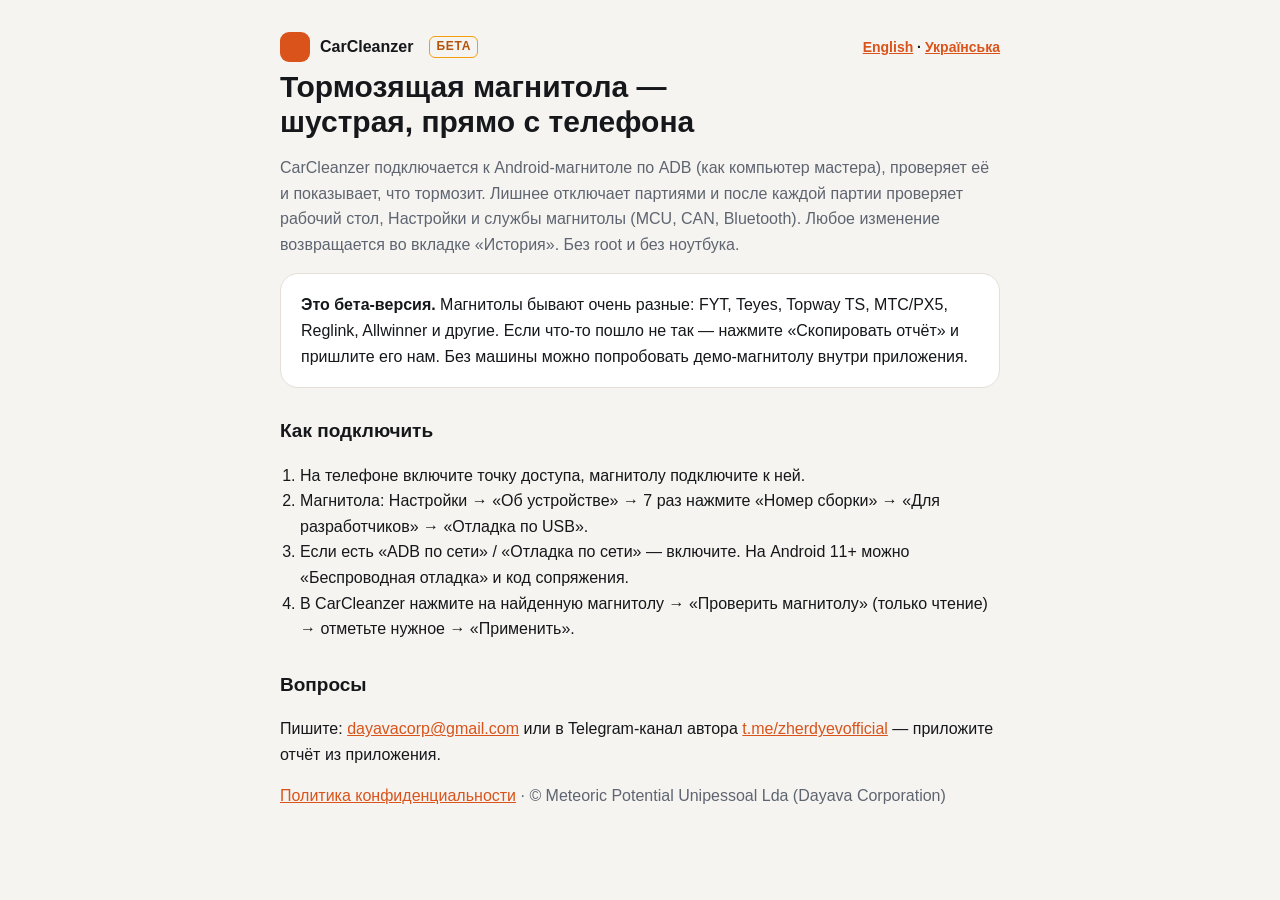
<file: index.html>
<!doctype html><html lang="ru"><head><meta charset="utf-8"><meta name="viewport" content="width=device-width,initial-scale=1">
<title>CarCleanzer — ускорение Android-магнитолы с телефона</title><link rel="stylesheet" href="style.css"></head><body><main>
<div class="top"><div class="logo"></div>CarCleanzer<span class="beta">БЕТА</span><span class="lang" style="margin-left:auto"><a href="en.html">English</a> · <a href="uk.html">Українська</a></span></div>
<h1>Тормозящая магнитола —<br>шустрая, прямо с телефона</h1>
<p class="muted">CarCleanzer подключается к Android-магнитоле по ADB (как компьютер мастера), проверяет её и показывает, что тормозит. Лишнее отключает партиями и после каждой партии проверяет рабочий стол, Настройки и службы магнитолы (MCU, CAN, Bluetooth). Любое изменение возвращается во вкладке «История». Без root и без ноутбука.</p>
<div class="card"><b>Это бета-версия.</b> Магнитолы бывают очень разные: FYT, Teyes, Topway TS, MTC/PX5, Reglink, Allwinner и другие. Если что-то пошло не так — нажмите «Скопировать отчёт» и пришлите его нам. Без машины можно попробовать демо-магнитолу внутри приложения.</div>
<h2>Как подключить</h2>
<ol><li>На телефоне включите точку доступа, магнитолу подключите к ней.</li>
<li>Магнитола: Настройки → «Об устройстве» → 7 раз нажмите «Номер сборки» → «Для разработчиков» → «Отладка по USB».</li>
<li>Если есть «ADB по сети» / «Отладка по сети» — включите. На Android 11+ можно «Беспроводная отладка» и код сопряжения.</li>
<li>В CarCleanzer нажмите на найденную магнитолу → «Проверить магнитолу» (только чтение) → отметьте нужное → «Применить».</li></ol>
<h2>Вопросы</h2>
<p>Пишите: <a href="mailto:dayavacorp@gmail.com">dayavacorp@gmail.com</a> или в Telegram-канал автора <a href="https://t.me/zherdyevofficial">t.me/zherdyevofficial</a> — приложите отчёт из приложения.</p>
<p class="muted"><a href="privacy.html">Политика конфиденциальности</a> · © Meteoric Potential Unipessoal Lda (Dayava Corporation)</p>
</main></body></html>
</file>
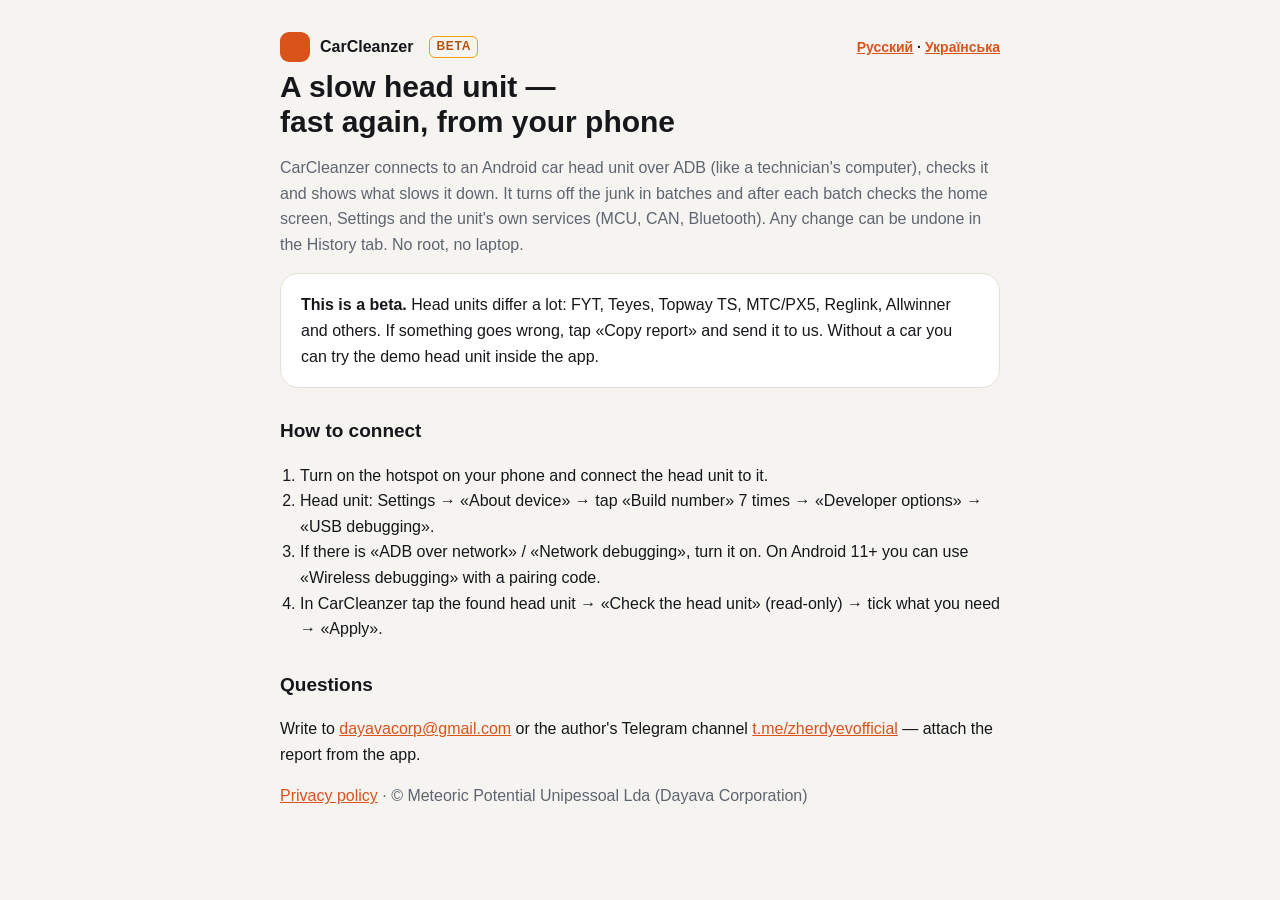
<file: en.html>
<!doctype html><html lang="en"><head><meta charset="utf-8"><meta name="viewport" content="width=device-width,initial-scale=1">
<title>CarCleanzer — speed up your Android head unit from your phone</title><link rel="stylesheet" href="style.css"></head><body><main>
<div class="top"><div class="logo"></div>CarCleanzer<span class="beta">BETA</span><span class="lang" style="margin-left:auto"><a href="index.html">Русский</a> · <a href="uk.html">Українська</a></span></div>
<h1>A slow head unit —<br>fast again, from your phone</h1>
<p class="muted">CarCleanzer connects to an Android car head unit over ADB (like a technician's computer), checks it and shows what slows it down. It turns off the junk in batches and after each batch checks the home screen, Settings and the unit's own services (MCU, CAN, Bluetooth). Any change can be undone in the History tab. No root, no laptop.</p>
<div class="card"><b>This is a beta.</b> Head units differ a lot: FYT, Teyes, Topway TS, MTC/PX5, Reglink, Allwinner and others. If something goes wrong, tap «Copy report» and send it to us. Without a car you can try the demo head unit inside the app.</div>
<h2>How to connect</h2>
<ol><li>Turn on the hotspot on your phone and connect the head unit to it.</li>
<li>Head unit: Settings → «About device» → tap «Build number» 7 times → «Developer options» → «USB debugging».</li>
<li>If there is «ADB over network» / «Network debugging», turn it on. On Android 11+ you can use «Wireless debugging» with a pairing code.</li>
<li>In CarCleanzer tap the found head unit → «Check the head unit» (read-only) → tick what you need → «Apply».</li></ol>
<h2>Questions</h2>
<p>Write to <a href="mailto:dayavacorp@gmail.com">dayavacorp@gmail.com</a> or the author's Telegram channel <a href="https://t.me/zherdyevofficial">t.me/zherdyevofficial</a> — attach the report from the app.</p>
<p class="muted"><a href="privacy-en.html">Privacy policy</a> · © Meteoric Potential Unipessoal Lda (Dayava Corporation)</p>
</main></body></html>
</file>
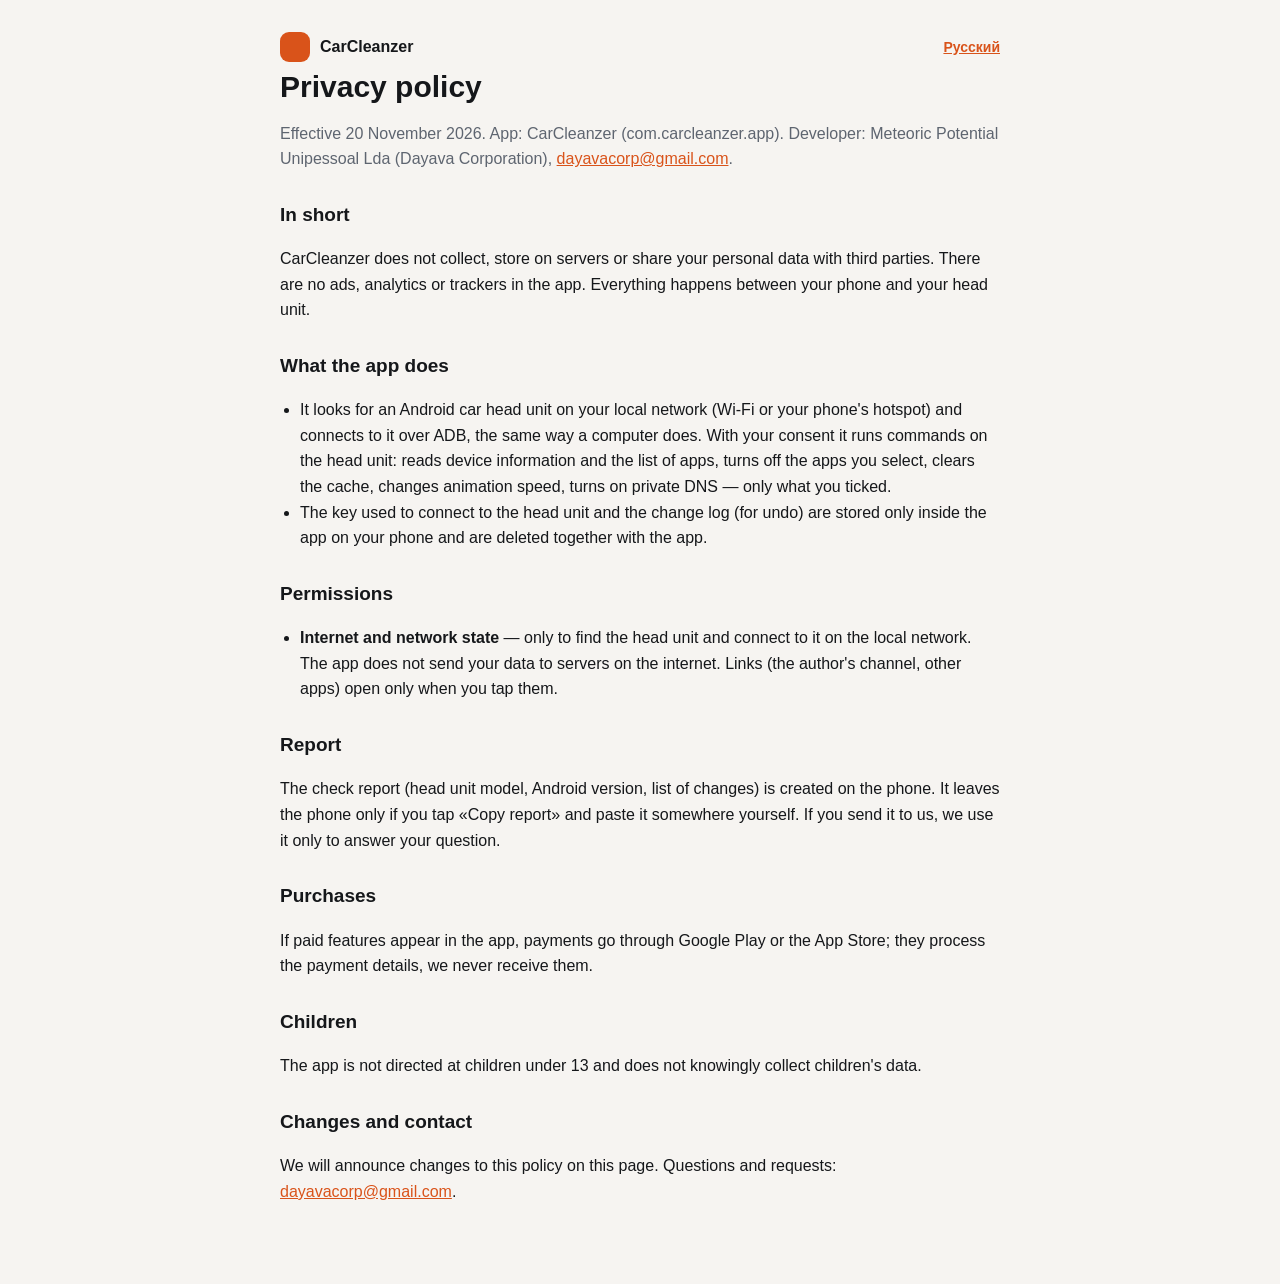
<file: privacy-en.html>
<!doctype html><html lang="en"><head><meta charset="utf-8"><meta name="viewport" content="width=device-width,initial-scale=1">
<title>CarCleanzer — privacy policy</title><link rel="stylesheet" href="style.css"></head><body><main>
<div class="top"><div class="logo"></div><a href="en.html" style="color:inherit;text-decoration:none">CarCleanzer</a><span class="lang" style="margin-left:auto"><a href="privacy.html">Русский</a></span></div>
<h1>Privacy policy</h1>
<p class="muted">Effective 20 November 2026. App: CarCleanzer (com.carcleanzer.app). Developer: Meteoric Potential Unipessoal Lda (Dayava Corporation), <a href="mailto:dayavacorp@gmail.com">dayavacorp@gmail.com</a>.</p>
<h2>In short</h2>
<p>CarCleanzer does not collect, store on servers or share your personal data with third parties. There are no ads, analytics or trackers in the app. Everything happens between your phone and your head unit.</p>
<h2>What the app does</h2>
<ul><li>It looks for an Android car head unit on your local network (Wi-Fi or your phone's hotspot) and connects to it over ADB, the same way a computer does. With your consent it runs commands on the head unit: reads device information and the list of apps, turns off the apps you select, clears the cache, changes animation speed, turns on private DNS — only what you ticked.</li>
<li>The key used to connect to the head unit and the change log (for undo) are stored only inside the app on your phone and are deleted together with the app.</li></ul>
<h2>Permissions</h2>
<ul><li><b>Internet and network state</b> — only to find the head unit and connect to it on the local network. The app does not send your data to servers on the internet. Links (the author's channel, other apps) open only when you tap them.</li></ul>
<h2>Report</h2>
<p>The check report (head unit model, Android version, list of changes) is created on the phone. It leaves the phone only if you tap «Copy report» and paste it somewhere yourself. If you send it to us, we use it only to answer your question.</p>
<h2>Purchases</h2>
<p>If paid features appear in the app, payments go through Google Play or the App Store; they process the payment details, we never receive them.</p>
<h2>Children</h2>
<p>The app is not directed at children under 13 and does not knowingly collect children's data.</p>
<h2>Changes and contact</h2>
<p>We will announce changes to this policy on this page. Questions and requests: <a href="mailto:dayavacorp@gmail.com">dayavacorp@gmail.com</a>.</p>
</main></body></html>
</file>
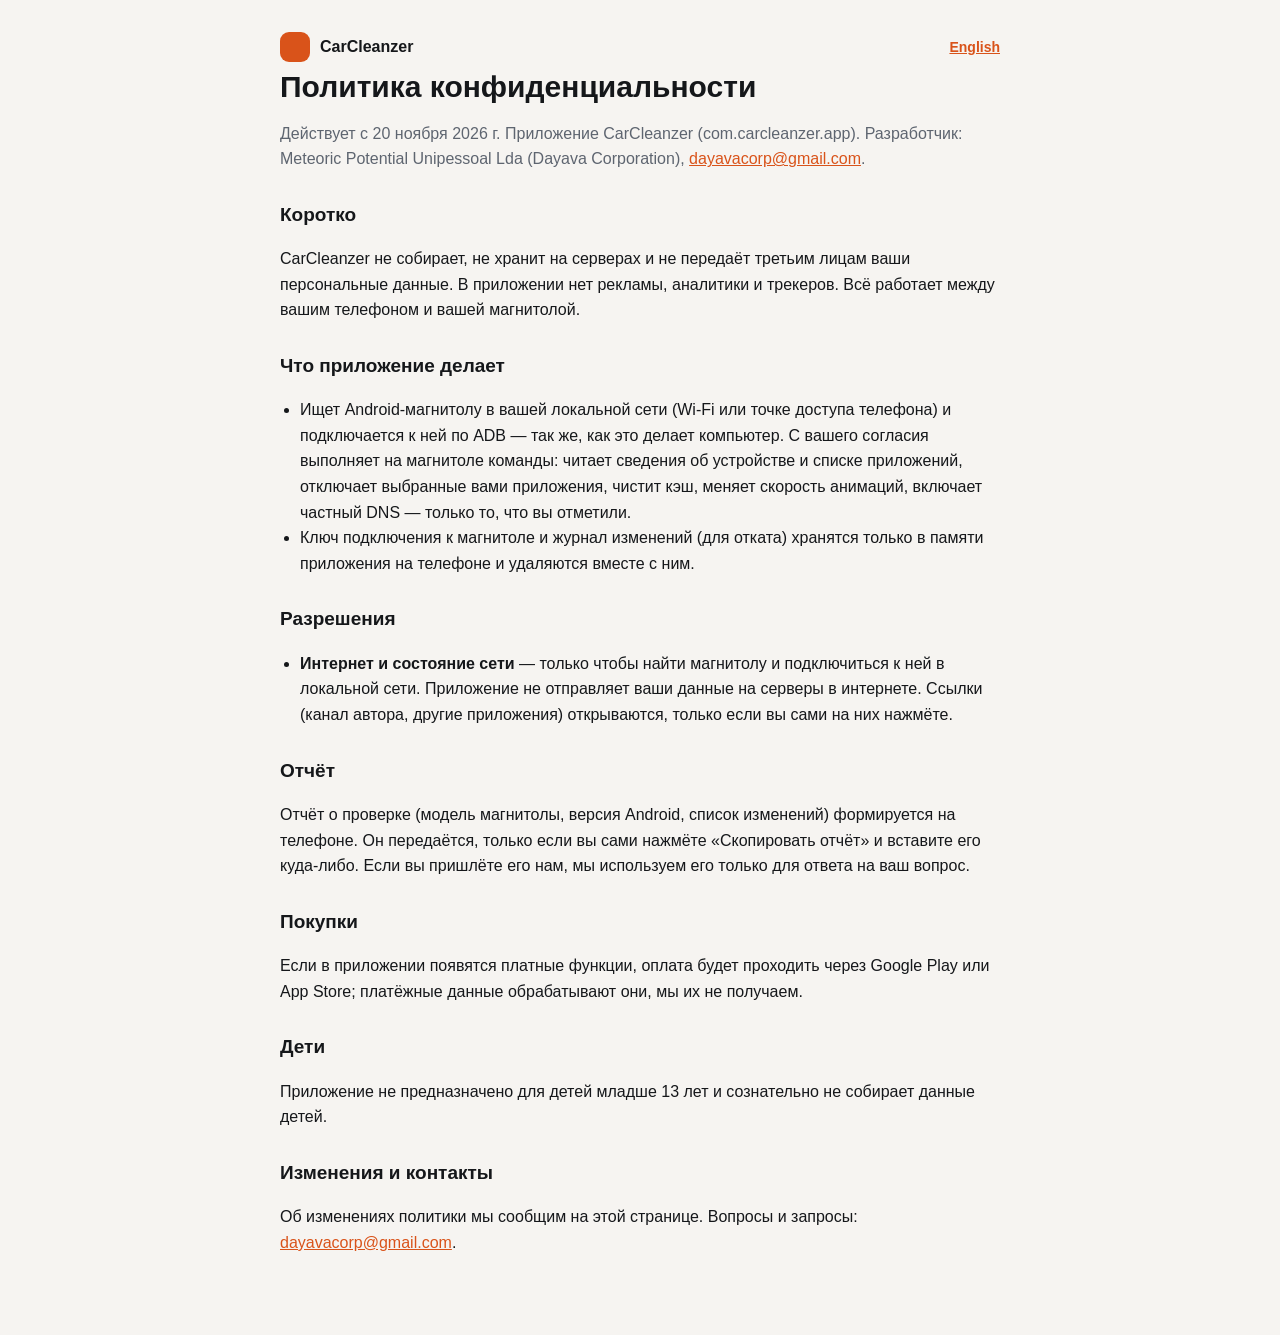
<file: privacy.html>
<!doctype html><html lang="ru"><head><meta charset="utf-8"><meta name="viewport" content="width=device-width,initial-scale=1">
<title>CarCleanzer — политика конфиденциальности</title><link rel="stylesheet" href="style.css"></head><body><main>
<div class="top"><div class="logo"></div><a href="index.html" style="color:inherit;text-decoration:none">CarCleanzer</a><span class="lang" style="margin-left:auto"><a href="privacy-en.html">English</a></span></div>
<h1>Политика конфиденциальности</h1>
<p class="muted">Действует с 20 ноября 2026 г. Приложение CarCleanzer (com.carcleanzer.app). Разработчик: Meteoric Potential Unipessoal Lda (Dayava Corporation), <a href="mailto:dayavacorp@gmail.com">dayavacorp@gmail.com</a>.</p>
<h2>Коротко</h2>
<p>CarCleanzer не собирает, не хранит на серверах и не передаёт третьим лицам ваши персональные данные. В приложении нет рекламы, аналитики и трекеров. Всё работает между вашим телефоном и вашей магнитолой.</p>
<h2>Что приложение делает</h2>
<ul><li>Ищет Android-магнитолу в вашей локальной сети (Wi-Fi или точке доступа телефона) и подключается к ней по ADB — так же, как это делает компьютер. С вашего согласия выполняет на магнитоле команды: читает сведения об устройстве и списке приложений, отключает выбранные вами приложения, чистит кэш, меняет скорость анимаций, включает частный DNS — только то, что вы отметили.</li>
<li>Ключ подключения к магнитоле и журнал изменений (для отката) хранятся только в памяти приложения на телефоне и удаляются вместе с ним.</li></ul>
<h2>Разрешения</h2>
<ul><li><b>Интернет и состояние сети</b> — только чтобы найти магнитолу и подключиться к ней в локальной сети. Приложение не отправляет ваши данные на серверы в интернете. Ссылки (канал автора, другие приложения) открываются, только если вы сами на них нажмёте.</li></ul>
<h2>Отчёт</h2>
<p>Отчёт о проверке (модель магнитолы, версия Android, список изменений) формируется на телефоне. Он передаётся, только если вы сами нажмёте «Скопировать отчёт» и вставите его куда-либо. Если вы пришлёте его нам, мы используем его только для ответа на ваш вопрос.</p>
<h2>Покупки</h2>
<p>Если в приложении появятся платные функции, оплата будет проходить через Google Play или App Store; платёжные данные обрабатывают они, мы их не получаем.</p>
<h2>Дети</h2>
<p>Приложение не предназначено для детей младше 13 лет и сознательно не собирает данные детей.</p>
<h2>Изменения и контакты</h2>
<p>Об изменениях политики мы сообщим на этой странице. Вопросы и запросы: <a href="mailto:dayavacorp@gmail.com">dayavacorp@gmail.com</a>.</p>
</main></body></html>
</file>
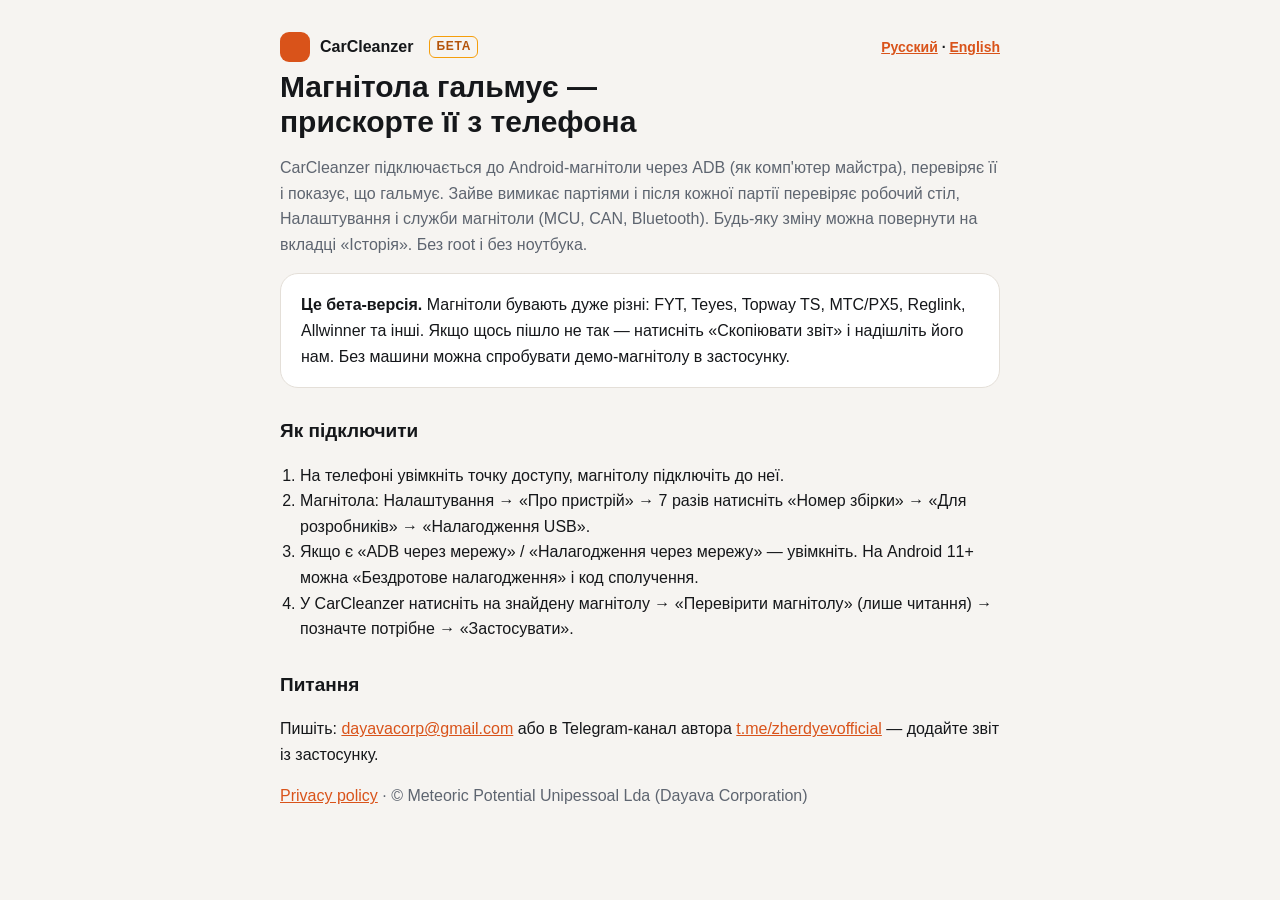
<file: uk.html>
<!doctype html><html lang="uk"><head><meta charset="utf-8"><meta name="viewport" content="width=device-width,initial-scale=1">
<title>CarCleanzer — прискорення Android-магнітоли з телефона</title><link rel="stylesheet" href="style.css"></head><body><main>
<div class="top"><div class="logo"></div>CarCleanzer<span class="beta">БЕТА</span><span class="lang" style="margin-left:auto"><a href="index.html">Русский</a> · <a href="en.html">English</a></span></div>
<h1>Магнітола гальмує —<br>прискорте її з телефона</h1>
<p class="muted">CarCleanzer підключається до Android-магнітоли через ADB (як комп'ютер майстра), перевіряє її і показує, що гальмує. Зайве вимикає партіями і після кожної партії перевіряє робочий стіл, Налаштування і служби магнітоли (MCU, CAN, Bluetooth). Будь-яку зміну можна повернути на вкладці «Історія». Без root і без ноутбука.</p>
<div class="card"><b>Це бета-версія.</b> Магнітоли бувають дуже різні: FYT, Teyes, Topway TS, MTC/PX5, Reglink, Allwinner та інші. Якщо щось пішло не так — натисніть «Скопіювати звіт» і надішліть його нам. Без машини можна спробувати демо-магнітолу в застосунку.</div>
<h2>Як підключити</h2>
<ol><li>На телефоні увімкніть точку доступу, магнітолу підключіть до неї.</li>
<li>Магнітола: Налаштування → «Про пристрій» → 7 разів натисніть «Номер збірки» → «Для розробників» → «Налагодження USB».</li>
<li>Якщо є «ADB через мережу» / «Налагодження через мережу» — увімкніть. На Android 11+ можна «Бездротове налагодження» і код сполучення.</li>
<li>У CarCleanzer натисніть на знайдену магнітолу → «Перевірити магнітолу» (лише читання) → позначте потрібне → «Застосувати».</li></ol>
<h2>Питання</h2>
<p>Пишіть: <a href="mailto:dayavacorp@gmail.com">dayavacorp@gmail.com</a> або в Telegram-канал автора <a href="https://t.me/zherdyevofficial">t.me/zherdyevofficial</a> — додайте звіт із застосунку.</p>
<p class="muted"><a href="privacy-en.html">Privacy policy</a> · © Meteoric Potential Unipessoal Lda (Dayava Corporation)</p>
</main></body></html>
</file>
<file: style.css>
:root{--bg:#F6F4F1;--card:#FFFFFF;--t1:#15171A;--t2:#5E6570;--bd:#E4DFD8;--acc:#D9531A}
@media(prefers-color-scheme:dark){:root{--bg:#0F1114;--card:#181B20;--t1:#ECEEF1;--t2:#A1A8B3;--bd:#262A31;--acc:#FF7A2F}}
*{box-sizing:border-box}body{margin:0;background:var(--bg);color:var(--t1);font:16px/1.6 -apple-system,Segoe UI,Roboto,Helvetica,Arial,sans-serif}
main{max-width:760px;margin:0 auto;padding:32px 20px 64px}a{color:var(--acc)}
h1{font-size:30px;line-height:1.15;margin:8px 0 6px}h2{font-size:19px;margin:28px 0 6px}
.top{display:flex;align-items:center;gap:10px;font-weight:700}.logo{width:30px;height:30px;border-radius:9px;background:var(--acc)}
.card{background:var(--card);border:1px solid var(--bd);border-radius:18px;padding:18px 20px;margin-top:16px}
.muted{color:var(--t2)}.lang{float:right;font-size:14px}ul,ol{padding-left:20px}
.beta{display:inline-block;font-size:12px;font-weight:800;letter-spacing:.06em;color:#B45309;border:1px solid #F59E0B;border-radius:6px;padding:0 6px;margin-left:6px;vertical-align:middle}
</file>
